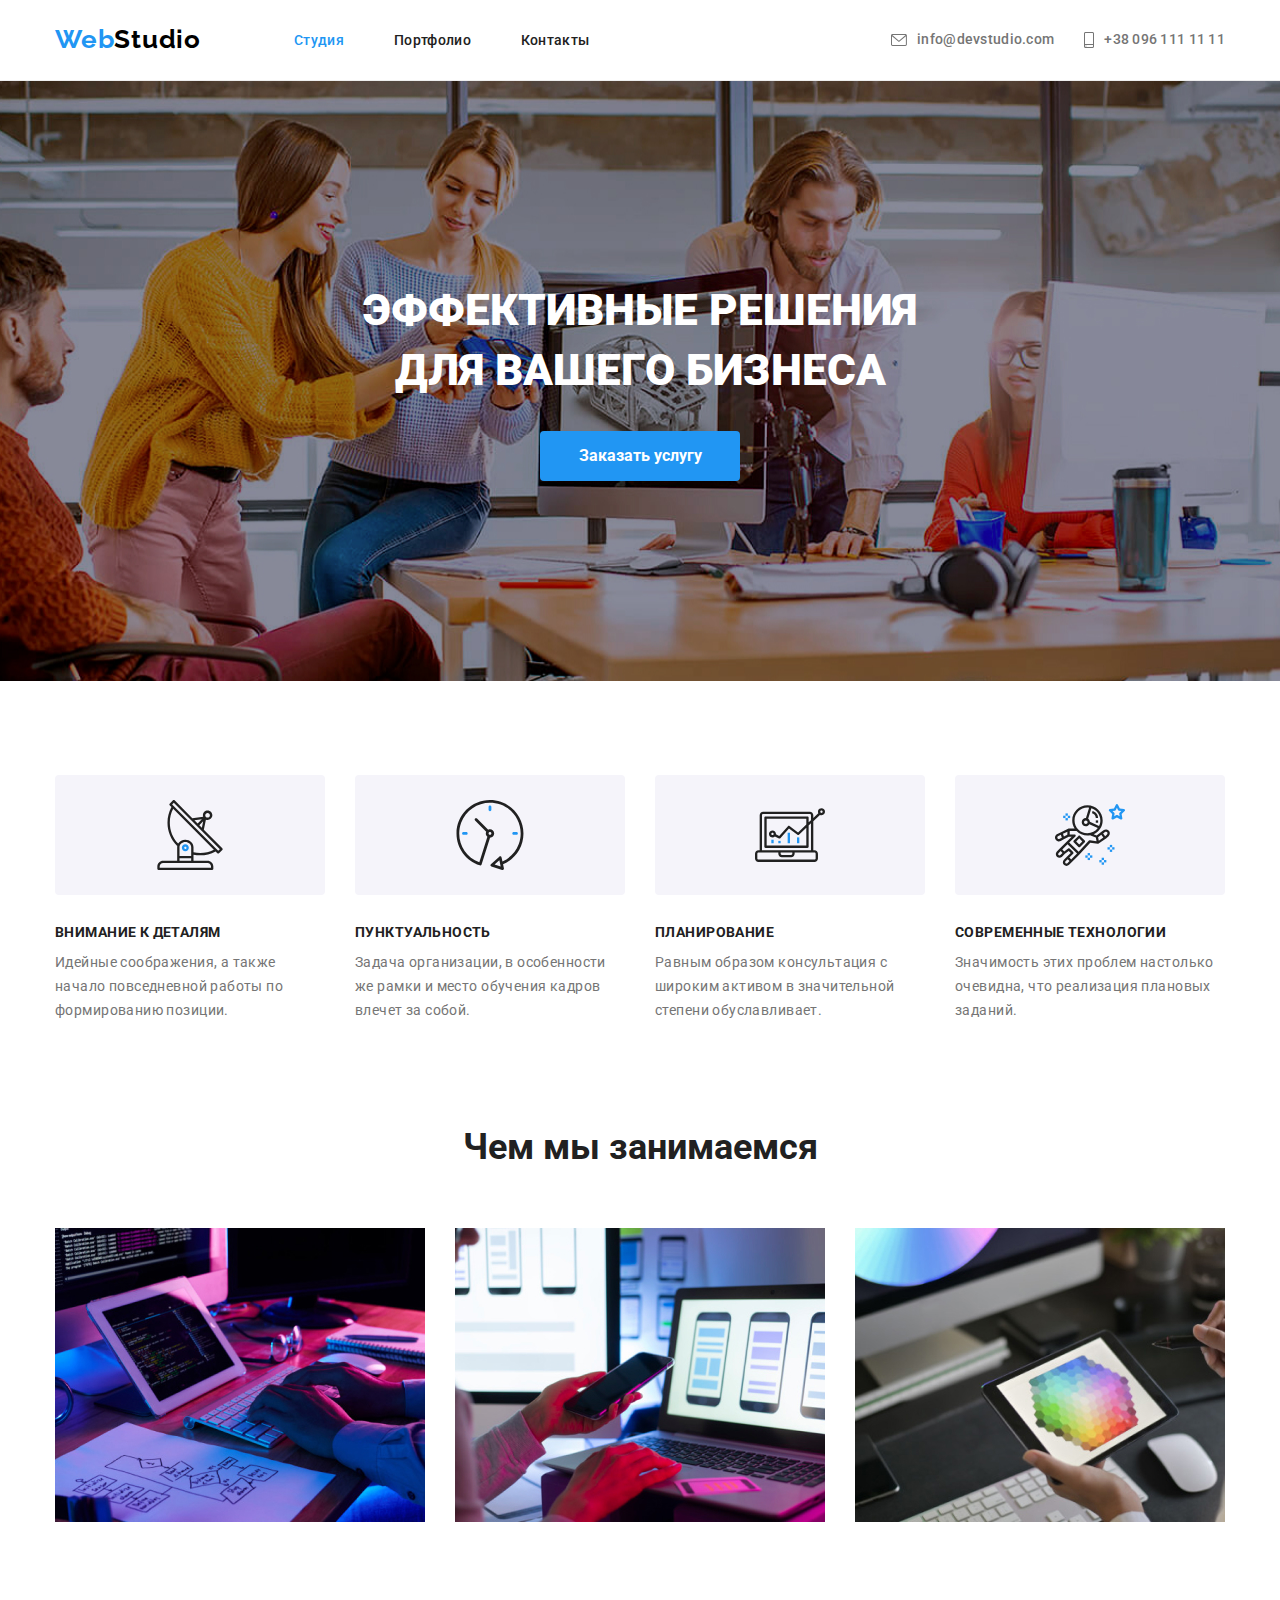
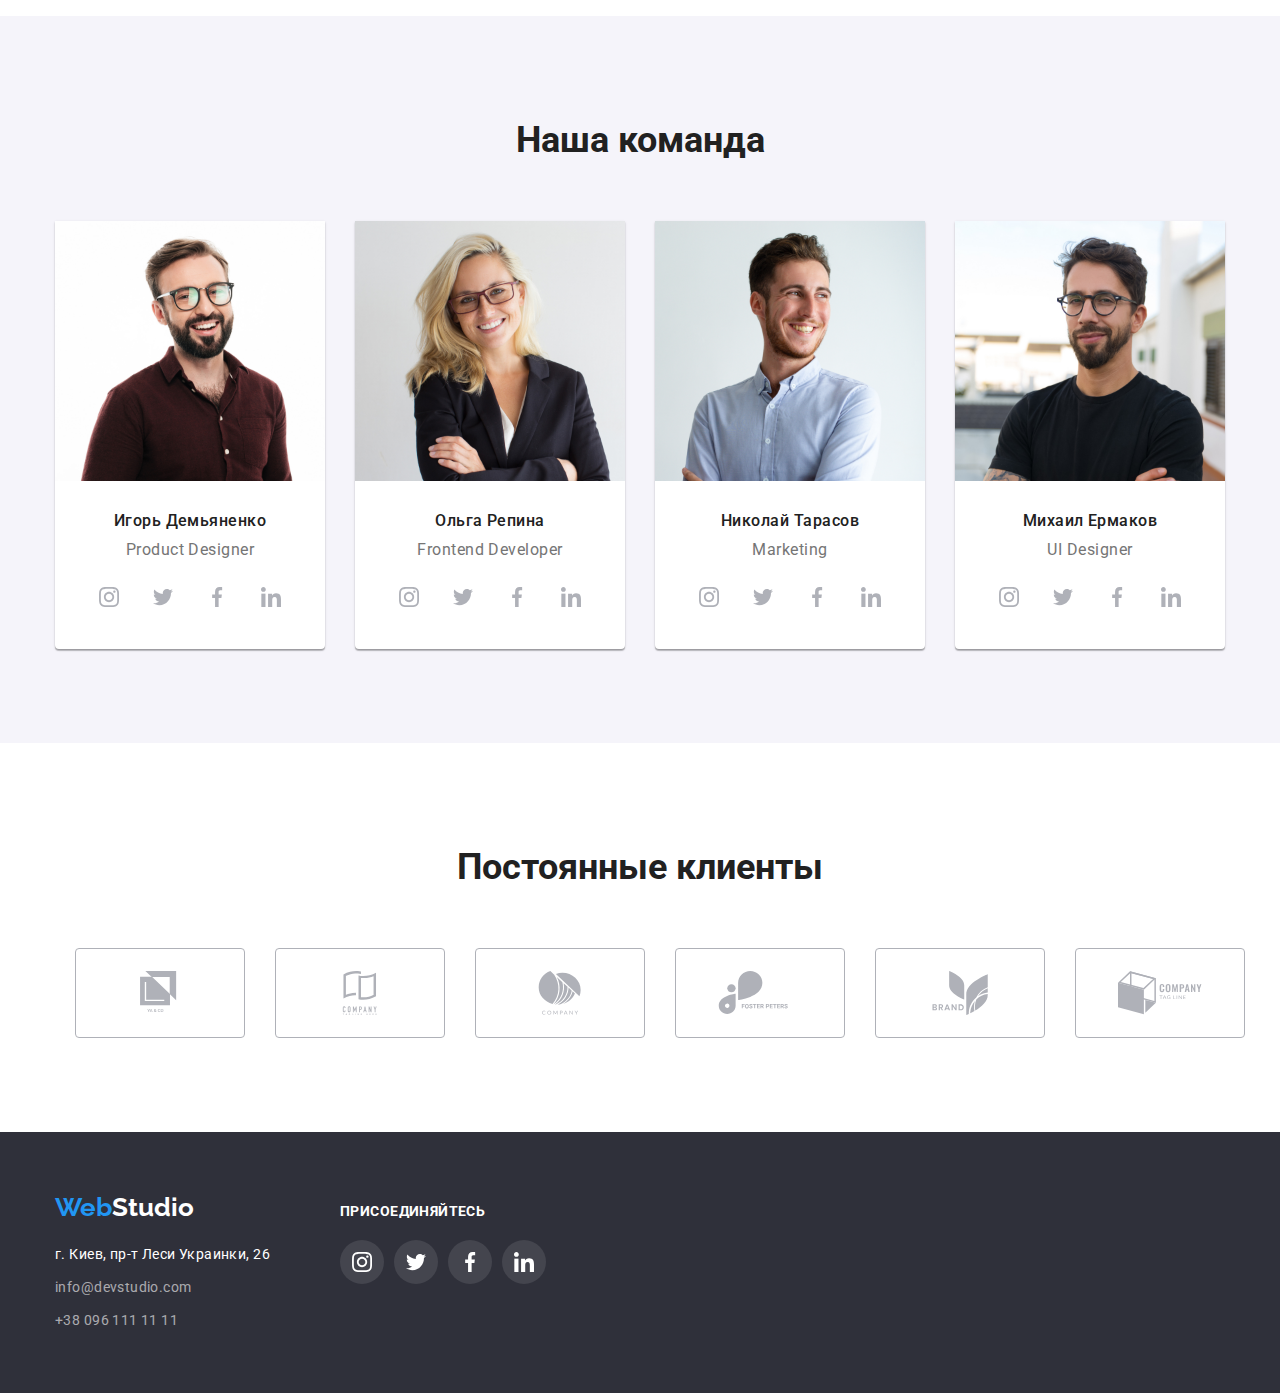
<file: index.html>
<!DOCTYPE html>
<html lang="ru">
  <head>
    <meta charset="UTF-8" />
    <meta name="viewport" content="width=device-width, initial-scale=1.0" />
    <!-- Подключние стилей-->

    <title>Document</title>
    <link rel="preconnect" href="https://fonts.gstatic.com" />
    <link
      href="https://fonts.googleapis.com/css2?family=Raleway:wght@700&family=Roboto:wght@400;500;700;900&display=swap"
      rel="stylesheet"
    />
    <!--modern-normalize-->
    <link
      rel="stylesheet"
      href="https://cdnjs.cloudflare.com/ajax/libs/modern-normalize/1.0.0/modern-normalize.min.css"
    />
    <link rel="stylesheet" href="./style.css" />
  </head>

  <body>
    <!--Шапка сайта-->

    <header class="page-header">
      <div class="container">
        <nav class="container-item">
          <a class="first-link" href="./index.html">
            <span class="blue-logo">Web</span>Studio</a
          >
          <ul class="main-nav">
            <li>
              <a class="studia current" href="./index.html">Студия</a>
            </li>
            <li>
              <a class="portfolio" href="./portfolio.html">Портфолио</a>
            </li>
            <li><a class="contacts-page" href="#">Контакты</a></li>
          </ul>
        </nav>
        <address class="contacts">
          <ul class="main-adress">
            <li class="item">
              <a class="mail" href="mailto:info@devstudio.com">
                <svg class="mail-icon">
                  <use href="./images/icons/sprite.svg#envelope"></use>
                </svg>
                info@devstudio.com
              </a>
            </li>
            <li class="item">
              <a class="tel" href="tel:+380961111111">
                <svg class="tel-icon">
                  <use href="./images/icons/sprite.svg#smartphone"></use>
                </svg>
                +38 096 111 11 11</a
              >
            </li>
          </ul>
        </address>
      </div>
    </header>

    <main>
      <!--Герой-->

      <section class="hero">
        <h1 class="hero-title">
          ЭФФЕКТИВНЫЕ РЕШЕНИЯ <br />
          ДЛЯ ВАШЕГО БИЗНЕСА
        </h1>
        <a class="button-order" href="#">Заказать услугу</a>
      </section>

      <!--Преимущества-->

      <section class="qualities">
        <div class="container">
          <ul class="advantages-list">
            <li class="item">
              <div class="thumb">
                <svg class="icon">
                  <use href="./images/icons/sprite.svg#antenna"></use>
                </svg>
              </div>
              <h3 class="advantages">Внимание к деталям</h3>
              <p class="description">
                Идейные соображения, а также начало повседневной работы по
                формированию позиции.
              </p>
            </li>
            <li class="item">
              <div class="thumb">
                <svg class="icon">
                  <use href="./images/icons/sprite.svg#clock"></use>
                </svg>
              </div>
              <h3 class="advantages">Пунктуальность</h3>
              <p class="description">
                Задача организации, в особенности же рамки и место обучения
                кадров влечет за собой.
              </p>
            </li>
            <li class="item">
              <div class="thumb">
                <svg class="icon">
                  <use href="./images/icons/sprite.svg#diagram"></use>
                </svg>
              </div>
              <h3 class="advantages">Планирование</h3>
              <p class="description">
                Равным образом консультация с широким активом в значительной
                степени обуславливает.
              </p>
            </li>
            <li class="item">
              <div class="thumb">
                <svg class="icon">
                  <use href="./images/icons/sprite.svg#astronaut"></use>
                </svg>
              </div>
              <h3 class="advantages">Современные технологии</h3>
              <p class="description">
                Значимость этих проблем настолько очевидна, что реализация
                плановых заданий.
              </p>
            </li>
          </ul>
        </div>
      </section>

      <!--Чем мы занимаемся-->

      <section class="business">
        <div class="container">
          <h2 class="section-title">Чем мы занимаемся</h2>
          <ul class="items-do">
            <li class="do-list">
              <img src="./images/img1.jpg" alt="" width="370" height="294" />
            </li>
            <li class="do-list">
              <img src="./images/img2.jpg" alt="" width="370" height="294" />
            </li>
            <li class="do-list">
              <img src="./images/img3.jpg" alt="" width="370" height="294" />
            </li>
          </ul>
        </div>
      </section>

      <!--Наша команда-->

      <section class="our-team">
        <div class="container">
          <h2 class="section-title">Наша команда</h2>
          <ul class="team-list">
            <li class="person">
              <img src="./images/photo1.jpg" alt="" width="270" />
              <div class="person-data">
                <h3 class="team">Игорь Демьяненко</h3>
                <p class="position">Product Designer</p>
              </div>
              <ul class="social-list">
                <li class="link">
                  <a class="social-link" href="#">
                    <svg class="icon">
                      <use href="./images/icons/sprite.svg#instagram"></use>
                    </svg>
                  </a>
                </li>
                <li class="link">
                  <a class="social-link" href="#">
                    <svg class="icon">
                      <use href="./images/icons/sprite.svg#twitter"></use>
                    </svg>
                  </a>
                </li>
                <li class="link">
                  <a class="social-link" href="#">
                    <svg class="icon">
                      <use href="./images/icons/sprite.svg#facebook"></use>
                    </svg>
                  </a>
                </li>
                <li class="link">
                  <a class="social-link" href="#">
                    <svg class="icon">
                      <use href="./images/icons/sprite.svg#linkedin"></use>
                    </svg>
                  </a>
                </li>
              </ul>
            </li>
            <li class="person">
              <img src="./images/photo2.jpg" alt="" width="270" />
              <div class="person-data">
                <h3 class="team">Ольга Репина</h3>
                <p class="position">Frontend Developer</p>
              </div>
              <ul class="social-list">
                <li class="link">
                  <a class="social-link" href="#">
                    <svg class="icon">
                      <use href="./images/icons/sprite.svg#instagram"></use>
                    </svg>
                  </a>
                </li>
                <li class="link">
                  <a class="social-link" href="#">
                    <svg class="icon">
                      <use href="./images/icons/sprite.svg#twitter"></use>
                    </svg>
                  </a>
                </li>
                <li class="link">
                  <a class="social-link" href="#">
                    <svg class="icon">
                      <use href="./images/icons/sprite.svg#facebook"></use>
                    </svg>
                  </a>
                </li>
                <li class="link">
                  <a class="social-link" href="#">
                    <svg class="icon">
                      <use href="./images/icons/sprite.svg#linkedin"></use>
                    </svg>
                  </a>
                </li>
              </ul>
            </li>
            <li class="person">
              <img src="./images/photo3.jpg" alt="" width="270" />
              <div class="person-data">
                <h3 class="team">Николай Тарасов</h3>
                <p class="position">Marketing</p>
              </div>
              <ul class="social-list">
                <li class="link">
                  <a class="social-link" href="#">
                    <svg class="icon">
                      <use href="./images/icons/sprite.svg#instagram"></use>
                    </svg>
                  </a>
                </li>
                <li class="link">
                  <a class="social-link" href="#">
                    <svg class="icon">
                      <use href="./images/icons/sprite.svg#twitter"></use>
                    </svg>
                  </a>
                </li>
                <li class="link">
                  <a class="social-link" href="#">
                    <svg class="icon">
                      <use href="./images/icons/sprite.svg#facebook"></use>
                    </svg>
                  </a>
                </li>
                <li class="link">
                  <a class="social-link" href="#">
                    <svg class="icon">
                      <use href="./images/icons/sprite.svg#linkedin"></use>
                    </svg>
                  </a>
                </li>
              </ul>
            </li>
            <li class="person">
              <img src="./images/photo4.jpg" alt="" width="270" />
              <div class="person-data">
                <h3 class="team">Михаил Ермаков</h3>
                <p class="position">UI Designer</p>
              </div>
              <ul class="social-list">
                <li class="link">
                  <a class="social-link" href="#">
                    <svg class="icon">
                      <use href="./images/icons/sprite.svg#instagram"></use>
                    </svg>
                  </a>
                </li>
                <li class="link">
                  <a class="social-link" href="#">
                    <svg class="icon">
                      <use href="./images/icons/sprite.svg#twitter"></use>
                    </svg>
                  </a>
                </li>
                <li class="link">
                  <a class="social-link" href="#">
                    <svg class="icon">
                      <use href="./images/icons/sprite.svg#facebook"></use>
                    </svg>
                  </a>
                </li>
                <li class="link">
                  <a class="social-link" href="#">
                    <svg class="icon">
                      <use href="./images/icons/sprite.svg#linkedin"></use>
                    </svg>
                  </a>
                </li>
              </ul>
            </li>
          </ul>
        </div>
      </section>

      <!--Постоянные клиенты-->
      <section class="clients-section">
        <h2 class="section-title">Постоянные клиенты</h2>
        <ul class="clients-list">
          <li class="clients-item">
            <a class="link-icon" href="#">
              <svg class="icon">
                <use href="./images/icons/sprite.svg#logo-1"></use>
              </svg>
            </a>
          </li>
          <li class="clients-item">
            <a class="link-icon" href="#">
              <svg class="icon">
                <use href="./images/icons/sprite.svg#logo-2"></use>
              </svg>
            </a>
          </li>
          <li class="clients-item">
            <a class="link-icon" href="#">
              <svg class="icon">
                <use href="./images/icons/sprite.svg#logo-3"></use>
              </svg>
            </a>
          </li>
          <li class="clients-item">
            <a class="link-icon" href="#">
              <svg class="icon">
                <use href="./images/icons/sprite.svg#logo-4"></use>
              </svg>
            </a>
          </li>
          <li class="clients-item">
            <a class="link-icon" href="#">
              <svg class="icon">
                <use href="./images/icons/sprite.svg#logo-5"></use>
              </svg>
            </a>
          </li>
          <li class="clients-item">
            <a class="link-icon" href="#">
              <svg class="icon">
                <use href="./images/icons/sprite.svg#logo-6"></use>
              </svg>
            </a>
          </li>
        </ul>
      </section>
    </main>

    <!--Футер-->

    <footer>
      <div class="footer">
        <div class="container">
          <div class="information">
            <a class="first-link-footer" href="./index.html">
              <span class="blue-logo">Web</span
              ><span class="white-logo">Studio</span>
            </a>
            <address>
              <ul class="adress-items">
                <li class="adress-list">
                  <a class="adress" href="#">г. Киев, пр-т Леси Украинки, 26</a>
                </li>
                <li class="adress-list">
                  <a class="mail-footer" href="mailto:info@devstudio.com"
                    >info@devstudio.com</a
                  >
                </li>
                <li>
                  <a class="tel-footer" href="tel:+380961111111"
                    >+38 096 111 11 11</a
                  >
                </li>
              </ul>
            </address>
          </div>
          <div class="social">
            <b class="invite">присоединяйтесь</b>
            <ul class="socialmedia-footer">
              <li class="social-link">
                <a class="icon-instagram-footer" href="">
                  <svg class="item-instagram" width="20" height="20">
                    <use href="./images/icons/sprite.svg#instagram"></use>
                  </svg>
                </a>
              </li>
              <li class="social-link">
                <a class="icon-twitter-footer" href="">
                  <svg class="item-twitter" width="20" height="20">
                    <use href="./images/icons/sprite.svg#twitter"></use>
                  </svg>
                </a>
              </li>
              <li class="social-link">
                <a class="icon-facebook-footer" href="">
                  <svg class="item-facebook" width="20" height="20">
                    <use href="./images/icons/sprite.svg#facebook"></use>
                  </svg>
                </a>
              </li>
              <li class="social-link">
                <a class="icon-linkedin2-footer" href="">
                  <svg class="item-linkedin2" width="20" height="20">
                    <use href="./images/icons/sprite.svg#linkedin"></use>
                  </svg>
                </a>
              </li>
            </ul>
          </div>
        </div>
      </div>
    </footer>
  </body>
</html>
</file>
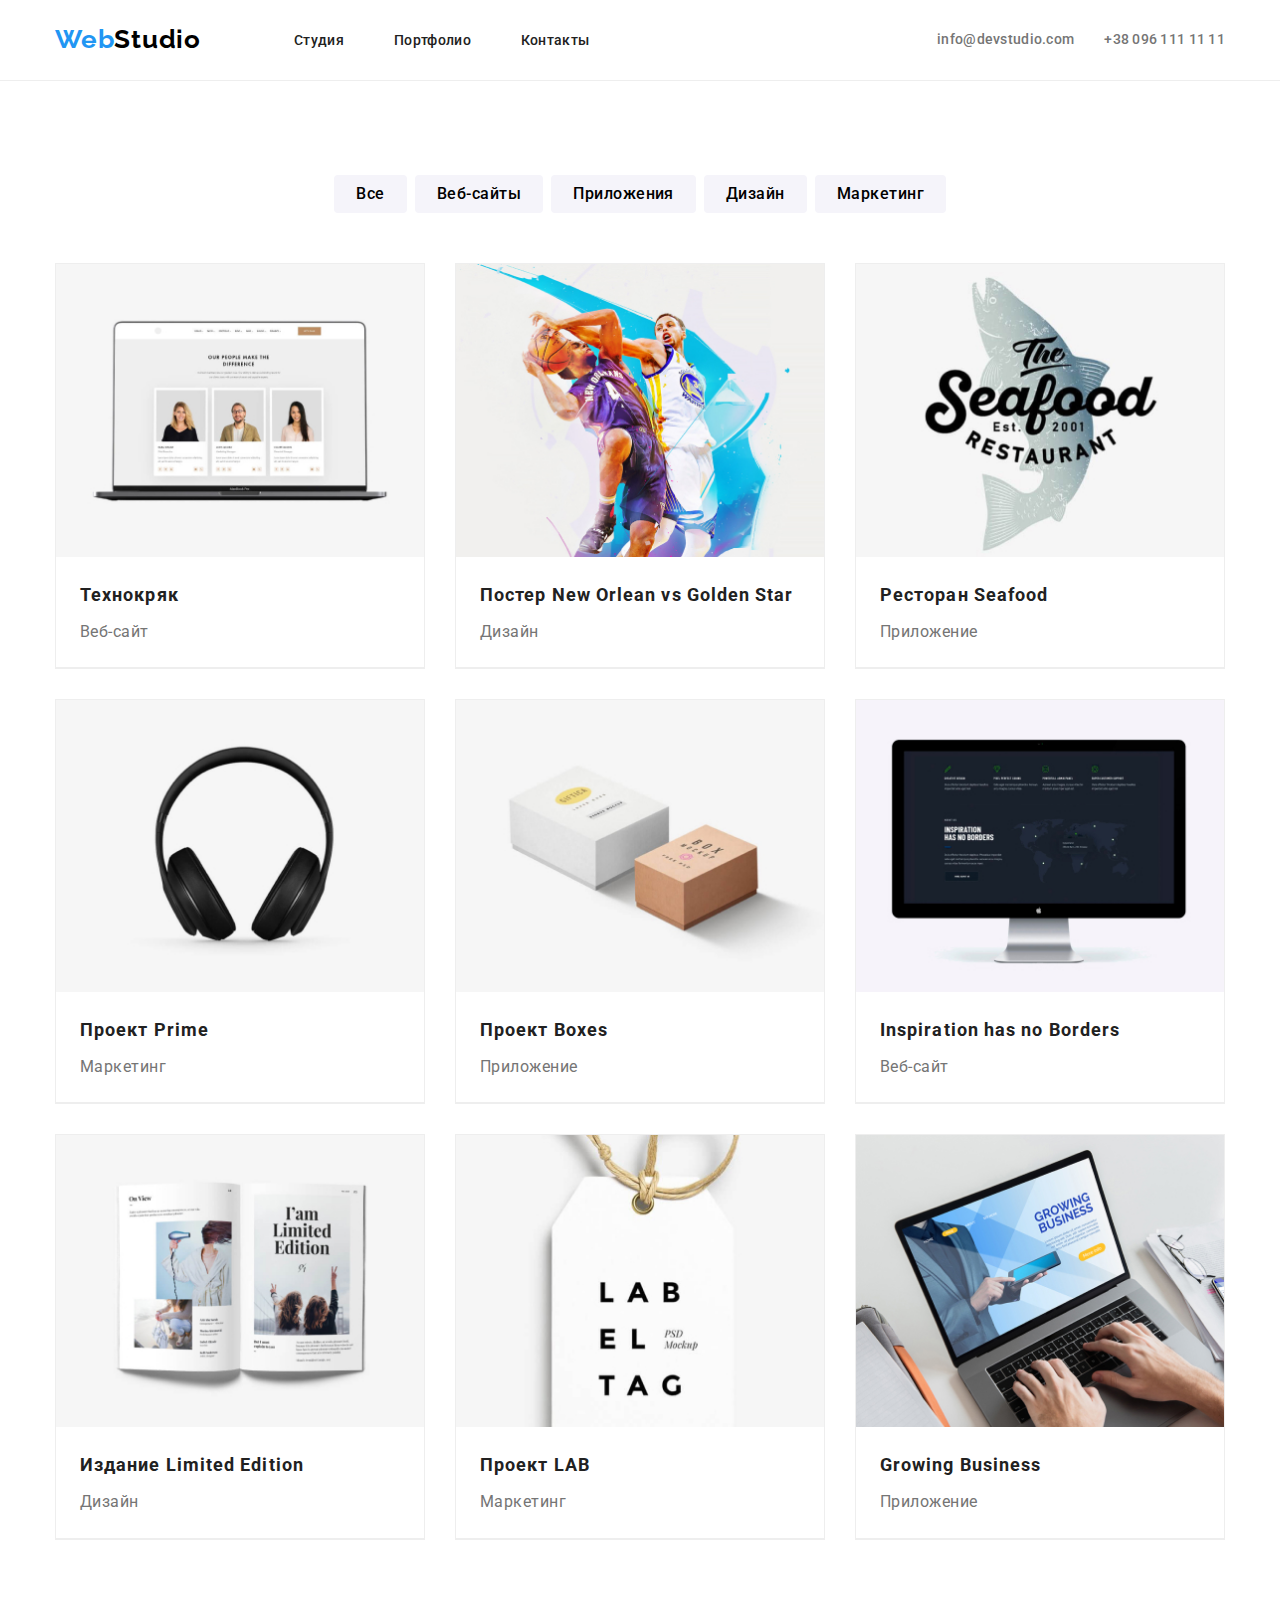
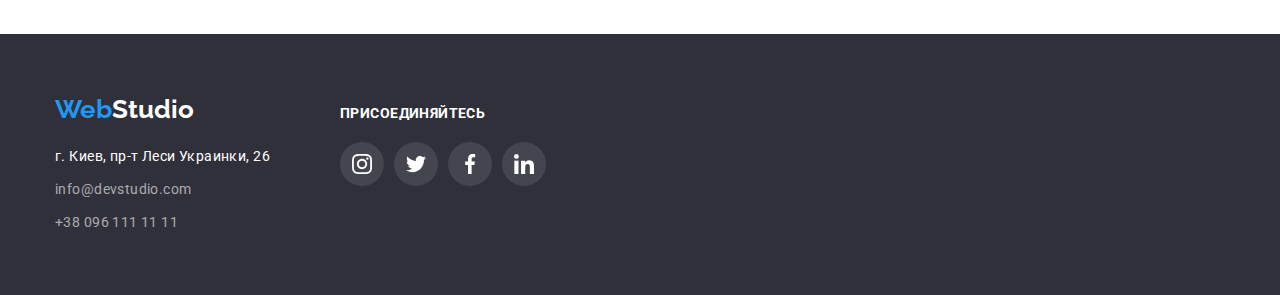
<file: portfolio.html>
<!DOCTYPE html>
<html lang="ru">
  <head>
    <meta charset="UTF-8" />
    <meta name="viewport" content="width=device-width, initial-scale=1.0" />
    <!-- Подключние стилей-->
    <link rel="stylesheet" href="./style.css" />
    <title>Document</title>
    <link rel="preconnect" href="https://fonts.gstatic.com" />
    <link
      href="https://fonts.googleapis.com/css2?family=Raleway:wght@700&family=Roboto:wght@400;500;700;900&display=swap"
      rel="stylesheet"
    />
  </head>
  <body>
    <!--Шапка сайта-->
    <header class="page-header">
      <div class="container">
        <nav class="container-item">
          <a class="first-link" href="./index.html">
            <span class="blue-logo">Web</span>Studio</a
          >
          <ul class="main-nav">
            <li>
              <a class="studia" href="./index.html">Студия</a>
            </li>
            <li>
              <a class="portfolio current" href="./portfolio.html">Портфолио</a>
            </li>
            <li><a class="contacts-page" href="#">Контакты</a></li>
          </ul>
        </nav>
        <address class="contacts">
          <ul class="main-adress">
            <li class="item">
              <a class="mail" href="mailto:info@devstudio.com"
                >info@devstudio.com</a
              >
            </li>
            <li class="item">
              <a class="tel" href="tel:+380961111111">+38 096 111 11 11</a>
            </li>
          </ul>
        </address>
      </div>
    </header>

    <main>
      <section class="portfolio-buttons">
        <!--Нужно скрыть h1-->
        <h1 class="portfolio-title">Портфолио</h1>
        <div class="container">
          <ul class="button">
            <li class="button-items">
              <button type="button">Все</button>
            </li>
            <li class="button-items">
              <button type="button">Веб-сайты</button>
            </li>
            <li class="button-items">
              <button type="button">Приложения</button>
            </li>
            <li class="button-items">
              <button type="button">Дизайн</button>
            </li>
            <li class="button-items">
              <button type="button">Маркетинг</button>
            </li>
          </ul>

          <ul class="portfolio-list">
            <li class="portfolio-items">
              <a class="portfolio-link" href="">
                <img
                  class="portfolio-img"
                  src="./images/technokriak.jpg"
                  alt="Технокряк"
                  width="370"
                  height="294"
                />
                <div class="content-border">
                  <h2 class="content-title">Технокряк</h2>
                  <p class="content">Веб-сайт</p>
                </div>
              </a>
            </li>
            <li class="portfolio-items">
              <a href="">
                <img
                  class="portfolio-img"
                  src="./images/poster-new-orlean.jpg"
                  alt="Баскетбольный постер"
                  width="370"
                  height="294"
                />
                <div class="content-border">
                  <h2 class="content-title">
                    Постер New Orlean vs Golden Star
                  </h2>
                  <p class="content">Дизайн</p>
                </div>
              </a>
            </li>
            <li class="portfolio-items">
              <a href="">
                <img
                  class="portfolio-img"
                  src="./images/seafood.jpg"
                  alt="Ресторан"
                  width="370"
                  height="294"
                />
                <div class="content-border">
                  <h2 class="content-title">Ресторан Seafood</h2>
                  <p class="content">Приложение</p>
                </div>
              </a>
            </li>
            <li class="portfolio-items">
              <a href="">
                <img
                  class="portfolio-img"
                  src="./images/prime.jpg"
                  alt="Проект прайм"
                  width="370"
                  height="294"
                />
                <div class="content-border">
                  <h2 class="content-title">Проект Prime</h2>
                  <p class="content">Маркетинг</p>
                </div>
              </a>
            </li>
            <li class="portfolio-items">
              <a href="">
                <img
                  class="portfolio-img"
                  src="./images/boxes.jpg"
                  alt="Проект коробок"
                  width="370"
                  height="294"
                />
                <div class="content-border">
                  <h2 class="content-title">Проект Boxes</h2>
                  <p class="content">Приложение</p>
                </div>
              </a>
            </li>
            <li class="portfolio-items">
              <a href="">
                <img
                  class="portfolio-img"
                  src="./images/inspiration.jpg"
                  alt="Вдохновение"
                  width="370"
                  height="294"
                />
                <div class="content-border">
                  <h2 class="content-title">Inspiration has no Borders</h2>
                  <p class="content">Веб-сайт</p>
                </div>
              </a>
            </li>
            <li class="portfolio-items">
              <a href="">
                <img
                  class="portfolio-img"
                  src="./images/limited-edition.jpg"
                  alt="Издание"
                  width="370"
                  height="294"
                />
                <div class="content-border">
                  <h2 class="content-title">Издание Limited Edition</h2>
                  <p class="content">Дизайн</p>
                </div>
              </a>
            </li>
            <li class="portfolio-items">
              <a href="">
                <img
                  class="portfolio-img"
                  src="./images/lab.jpg"
                  alt="Проект Лаб"
                  width="370"
                  height="294"
                />
                <div class="content-border">
                  <h2 class="content-title">Проект LAB</h2>
                  <p class="content">Маркетинг</p>
                </div>
              </a>
            </li>
            <li class="portfolio-items">
              <a href="">
                <img
                  class="portfolio-img"
                  src="./images/growing-business.jpg"
                  alt="Бизнесс"
                  width="370"
                  height="294"
                />
                <div class="content-border">
                  <h2 class="content-title">Growing Business</h2>
                  <p class="content">Приложение</p>
                </div>
              </a>
            </li>
          </ul>
        </div>
      </section>
    </main>
    <!--Футер-->
    <footer>
      <div class="footer">
        <div class="container">
          <div class="information">
            <a class="first-link-footer" href="./index.html">
              <span class="blue-logo">Web</span
              ><span class="white-logo">Studio</span>
            </a>
            <address>
              <ul class="adress-items">
                <li class="adress-list">
                  <a class="adress" href="#">г. Киев, пр-т Леси Украинки, 26</a>
                </li>
                <li class="adress-list">
                  <a class="mail-footer" href="mailto:info@devstudio.com"
                    >info@devstudio.com</a
                  >
                </li>
                <li>
                  <a class="tel-footer" href="tel:+380961111111"
                    >+38 096 111 11 11</a
                  >
                </li>
              </ul>
            </address>
          </div>
          <div class="social">
            <b class="invite">присоединяйтесь</b>
            <ul class="socialmedia-footer">
              <li class="social-link">
                <a class="icon-instagram-footer" href="">
                  <svg class="item-instagram" width="20" height="20">
                    <use href="./images/icons/sprite.svg#instagram"></use>
                  </svg>
                </a>
              </li>
              <li class="social-link">
                <a class="icon-twitter-footer" href="">
                  <svg class="item-twitter" width="20" height="20">
                    <use href="./images/icons/sprite.svg#twitter"></use>
                  </svg>
                </a>
              </li>
              <li class="social-link">
                <a class="icon-facebook-footer" href="">
                  <svg class="item-facebook" width="20" height="20">
                    <use href="./images/icons/sprite.svg#facebook"></use>
                  </svg>
                </a>
              </li>
              <li class="social-link">
                <a class="icon-linkedin2-footer" href="">
                  <svg class="item-linkedin2" width="20" height="20">
                    <use href="./images/icons/sprite.svg#linkedin"></use>
                  </svg>
                </a>
              </li>
            </ul>
          </div>
        </div>
      </div>
    </footer>
      </div>
    </div>
  </body>
</html>
</file>
<file: style.css>
html {
  box-sizing: border-box;
}

*,
*::before,
*::after {
  box-sizing: border-box;
}

/*первичный цвет белого ffffff
первичный цвет текста  212121
вторичный цвет текста 757575
1170......1200
gutter 30px....otstup 15px
*/

:root {
  --primary-white-color: #ffffff;
  --primery-text-color: #212121;
  --secondary-text-color: #757575;
  --secondary-bcg-color: #2196f3;
  --footer-text-color: rgba(255, 255, 255, 0.6);
  --footer-hero-bcg-color: #2f303a;
  --bcg-outteam-button-color: #f5f4fa;
}

body {
  margin: 0;
  background-color: var(--primary-white-color);
  color: var(--primery-text-color);

  font-family: Roboto, sans-serif;
}

ul {
  list-style: none;
  margin-top: 0;
  margin-bottom: 0;
}

a {
  text-decoration: none;
}

img {
  display: block;
  max-width: 100%;
  height: auto;
}

/*HEADER*/
.page-header {
  border-bottom-width: 1px;
  border-bottom-style: solid;
  border-bottom-color: #eeeeee;
  box-sizing: border-box;
}

.container {
  display: block;
  margin: auto;
  padding-left: 15px;
  padding-right: 15px;

  width: 1200px;
}

header .container {
  display: flex;
  justify-content: space-between;
  align-items: center;
}

.page-header {
  display: block;
}

.container-item {
  display: flex;
  justify-content: center;
  align-items: center;
}

.contacts {
  display: block;
}

.main-adress {
  display: flex;
  padding-left: 0;
}

.main-adress .item + .item {
  margin-left: 30px;
}

.main-nav {
  display: flex;
  justify-content: space-between;
  align-items: center;
  padding-left: 0;
  margin-top: 0;
  margin-bottom: 0;
  margin-left: 93px;

  letter-spacing: 0.02em;
}
.main-nav .studia,
.main-nav .portfolio,
.main-nav .contacts-page {
  display: block;
  padding-top: 32px;
  padding-bottom: 32px;
}

/*
.main-nav li {
  margin-right: 50px;
}

.main-nav li:last-child {
  margin-right: 0;
}*/

.main-nav li + li {
  margin-left: 50px;
}

/*logo*/
.container-item .first-link {
  display: block;
  color: #000000;
  padding-top: 24px;
  padding-bottom: 25px;

  font-family: Raleway, sans-serif;
  font-weight: 700;
  font-size: 26px;
  line-height: 1.2;
  letter-spacing: 0.03em;
}

.white-logo {
  color: var(--primary-white-color);

  font-family: Raleway;
  font-style: normal;
  font-size: 26px;
  line-height: 1.17;
  font-weight: 700;
}

.blue-logo {
  color: var(--secondary-bcg-color);

  font-family: Raleway, sans-serif;
  font-weight: 700;
  font-size: 26px;
  line-height: 1.2;
}

/*navigation*/

.studia,
.portfolio,
.contacts-page {
  color: var(--primery-text-color);

  text-decoration: none;
  font-weight: 500;
  font-size: 14px;
  line-height: 16px;
}

.studia {
  text-decoration: none;
}

.mail,
.tel {
  display: flex;
  justify-content: center;
  align-items: center;
  color: var(--secondary-text-color);
  height: 16px;
  font-style: normal;
  font-weight: 500;
  font-size: 14px;
  line-height: 1.14;
  text-decoration: none;
  letter-spacing: 0.02em;
}

.mail-icon {
  width: 16px;
  height: 12px;
  margin-right: 10px;
  fill: currentColor;
}

.tel-icon {
  width: 10px;
  height: 16px;
  margin-right: 10px;
  fill: currentColor;
}

.mail:hover,
.tel:hover,
.studia:hover,
.portfolio:hover,
.contacts-page:hover,
.studia:active,
.portfolio:active,
.contacts-page:active,
.main-nav .studia.current,
.main-nav .portfolio.current .mail-icon:hover .tel-icon:hover,
.mail-icon:hover,
.tel-icon:hover {
  color: var(--title-text-color);
  color: var(--secondary-bcg-color);
}

/*HERO*/

.hero {
  padding-top: 200px;
  padding-bottom: 200px;
  background-image: linear-gradient(
    to right,
    rgba(47, 48, 58, 0.4),
    rgba(47, 48, 58, 0.4)
  );
  background-image: url('./images/hero_bg.jpg');
  background-repeat: no-repeat;
  background-position: center;
  height: 600;
  width: 1600;
  background-color: var(--footer-hero-bcg-color);
  text-align: center;
}

.hero-title {
  margin-top: 0px;
  margin-bottom: 30px;

  color: var(--primary-white-color);

  font-weight: 900;
  font-size: 44px;
  line-height: 1.36;
}

.button-order {
  background-color: var(--secondary-bcg-color);
  color: var(--primary-white-color);
  display: inline-block;

  padding: 10px 32px;
  width: 200px;
  height: 50px;
  border-radius: 4px;
  font-weight: 700;
  font-size: 16px;
  line-height: 1.87;
  align-items: center;
  text-decoration: none;
}

/*Название секции + содержимое*/
.section-title {
  display: block;
  margin-top: 0;
  margin-bottom: 50px;
  font-weight: 700;
  font-size: 36px;
  line-height: 1.7;
  text-align: center;
}

/*Преимущества*/
.qualities {
  padding-bottom: 94px;
  padding-top: 94px;
}

.advantages-list {
  display: flex;

  padding-left: 0;
}

.advantages {
  display: block;
  margin-bottom: 10px;
  margin-top: 0;

  font-weight: 700;
  font-size: 14px;
  line-height: 1.14;
  letter-spacing: 0.03em;
  text-transform: uppercase;
}

.item p {
  margin-top: 0;
  margin-bottom: 0;
}

.description {
  color: var(--secondary-text-color);

  font-size: 14px;
  line-height: 1.71;
  letter-spacing: 0.03em;
}

.advantages-list .item {
  width: 270px;
}

.advantages-list .item + .item {
  margin-left: 30px;
}

.item .thumb {
  display: flex;
  width: 270px;
  height: 120px;
  background: #f5f4fa;
  border-radius: 4px;
  margin-bottom: 30px;
}

.item .thumb .icon {
  width: 70px;
  height: 70px;
  margin: auto;
}

/*Чем мы занимаемся*/

.business {
  display: block;
  padding-bottom: 94px;
}

.items-do {
  display: flex;
  padding-left: 0;
  margin-bottom: 0;
  margin-top: 0;
}

.items-do .do-list + .do-list {
  margin-left: 30px;
}

/*наша команда*/

.our-team {
  padding-top: 94px;
  padding-bottom: 94px;
  background-color: var(--bcg-outteam-button-color);
}

.our-team h2 {
  display: block;
}

.team-list {
  display: flex;
  padding-left: 0;
  margin-bottom: 0;
}

.team-list .person + .person {
  margin-left: 30px;
}

.person {
  background: #ffffff;
  width: 270px;
  box-shadow: 0px 1px 3px rgba(0, 0, 0, 0.12), 0px 1px 1px rgba(0, 0, 0, 0.14),
    0px 2px 1px rgba(0, 0, 0, 0.2);
  border-radius: 0px 0px 4px 4px;
}

.team {
  display: block;
  margin-bottom: 0;
  margin-top: 0;

  font-weight: 500;
  font-size: 16px;
  line-height: 1.19;
  letter-spacing: 0.03em;
}

.person-data {
  display: block;
  margin-top: 30px;
  margin-bottom: 16px;
  text-align: center;
}

.position {
  display: block;
  margin-bottom: 0;
  margin-top: 10px;
  color: var(--secondary-text-color);
  font-size: 16px;
  line-height: 1.19;
  letter-spacing: 0.03em;
}

/* .link {
  display: flex;
  align-items: center;
  justify-content: center;
  width: 44px;
  height: 44px;
  border-radius: 50px;
} */

.social-link {
  display: flex;
  justify-content: center;
  align-items: center;
  padding: 0;
  margin: 0;
  fill: #afb1b8;
  height: 44px;
  width: 44px;
  border-radius: 50%;
  background-repeat: no-repeat;
  background-position: center;
  background-size: cover;
}

.link:not(:last-child) {
  margin-right: 10px;
}

.social-list {
  display: flex;
  align-items: center;
  height: 44px;
  margin: 0px 32px 30px 32px;
  padding: 0px;
}

.social-list .link .icon {
  width: 20px;
  height: 20px;
}

.social-link:hover,
.social-link:focus {
  background-color: var(--secondary-bcg-color);
  fill: #ffffff;
}

/* CLIENTS */
.clients-section {
  margin-top: 94px;
  margin-bottom: 94px;
}

.clients-list {
  display: flex;
  justify-content: center;
  align-items: center;
}

.link-icon {
  display: flex;
  justify-content: center;
  align-items: center;
  width: 170px;
  height: 90px;
  border: 1px solid #afb1b8;
  box-sizing: border-box;
  border-radius: 4px;
  fill: #afb1b8;
}

.link-icon:hover,
.link-icon:focus {
  border: 1px solid var(--secondary-bcg-color);
  fill: var(--secondary-bcg-color);
}

.icon {
  width: 50%;
  height: 50%;
}

.clients-item:not(:last-child) {
  margin-right: 30px;
}

/*FOOTER*/

.footer {
  display: flex;

  align-items: center;
  padding-left: 15px;
  padding-right: 15px;
  padding-bottom: 60px;
  padding-top: 60px;
}

.adress {
  display: block;
  margin-bottom: 9px;

  color: var(--primary-white-color);
  font-style: normal;
  font-size: 14px;
  line-height: 1.71;
  text-decoration: none;
  letter-spacing: 0.03em;
}

.adress-items {
  display: block;

  margin-top: 0;
  margin-bottom: 0;
  padding-left: 0;
}

.adress-list {
  margin-bottom: 9px;
}

.first-link-footer {
  display: block;
  margin-bottom: 20px;
}

.blue-logo,
.white-logo {
  margin-bottom: 60px;
}

.mail-footer,
.tel-footer {
  display: block;

  color: var(--footer-text-color);

  font-weight: normal;
  font-style: normal;
  font-size: 14px;
  line-height: 1.71;
  letter-spacing: 0.03em;
}

.footer {
  background-color: var(--footer-hero-bcg-color);
}

.footer > .container {
  display: flex;

  align-items: baseline;
  padding-left: 15px;
  padding-right: 15px;

  background-color: var(--footer-hero-bcg-color);
}

.social {
  margin-left: 70px;
}

.information {
  display: block;
}

.invite {
  display: inline-block;

  margin-bottom: 20px;

  font-family: Roboto;
  font-weight: 700;
  font-size: 14px;
  line-height: 1.14;
  letter-spacing: 0.03em;
  text-transform: uppercase;
  color: #ffffff;
}

.socialmedia-footer {
  display: flex;
  margin: 0;
  padding: 0;
}

.icon-instagram-footer,
.icon-twitter-footer,
.icon-facebook-footer,
.icon-linkedin2-footer {
  display: flex;

  justify-content: center;
  align-items: center;

  padding: 0;
  margin: 0;
  fill: #fff;
  background: rgba(255, 255, 255, 0.1);
  height: 44px;
  width: 44px;

  border-radius: 50%;
  background-repeat: no-repeat;
  background-position: center;
  background-size: cover;
}

.icon-instagram-footer:hover,
.icon-twitter-footer:hover,
.icon-facebook-footer:hover,
.icon-linkedin2-footer:hover {
  display: flex;

  justify-content: center;
  align-items: center;
  background-color: #2196f3;
  border: 1px solid transparent;
  height: 44px;
  width: 44px;

  border-radius: 50%;
  fill: #fff;
  background-repeat: no-repeat;
  background-position: center;
  background-size: cover;
}

.social-link {
  margin-right: 10px;
}

.social-link:last-child {
  margin-right: 0;
}

/*PORTFOLIO*/

.button {
  display: flex;
  justify-content: center;
  padding-left: 0;

  margin-bottom: 50px;
}

.portfolio-buttons {
  display: block;
  padding-top: 94px;
}

.button button:hover,
.button button:focus {
  background-color: var(--secondary-bcg-color);
  color: var(--primary-white-color);

  box-shadow: 0px 3px 1px rgba(0, 0, 0, 0.1), 0px 1px 2px rgba(0, 0, 0, 0.08),
    0px 2px 2px rgba(0, 0, 0, 0.12);
  border: 0;
  cursor: pointer;
  outline: none;
}

.button button {
  background: var(--bcg-outteam-button-color);

  font-family: inherit;
  border-radius: 4px;
  border: 0;
  padding: 6px 22px;
  min-width: 73px;
  font-weight: 500;
  font-size: 16px;
  line-height: 1.62;
  text-align: center;
  letter-spacing: 0.03em;
}

.button-items {
  margin-left: 8px;
}

.button-items:first-child {
  margin-left: 0;
}

/* Под вопросом смены цвета шрифта*/

.portfolio-list {
  display: flex;
  flex-wrap: wrap;
  padding-left: 0;
  padding-bottom: 94px;
  margin-bottom: 0;
  margin-top: 0;
  margin-right: 0;
}

.portfolio-list li {
  width: 370px;
}

.portfolio-list h2 {
  color: var(--primery-text-color);

  font-weight: 700;
  font-size: 18px;
  line-height: 2;
  letter-spacing: 0.06em;
}

.portfolio-list p {
  color: var(--secondary-text-color);

  font-size: 16px;
  line-height: 1.88;
  letter-spacing: 0.03em;
}

.portfolio-title {
  display: none;
}

.content-border {
  display: block;
  width: 370px;
  padding: 20px 24px;
  margin-right: -1;
  margin-left: -1px;

  background: #ffffff;
  border-right-width: 1px;
  border-right-style: solid;
  border-right-color: #eeeeee;
  border-left-width: 1px;
  border-left-style: solid;
  border-left-color: #eeeeee;
  border-bottom-width: 1px;
  border-bottom-style: solid;
  border-bottom-color: #eeeeee;
  box-sizing: border-box;
}

/* calc((100% - кол-во маржинов в строке * значение маржина) / кол-во элементов в строке */
/* width: calc((100% - 60px) / 3); */
/* margin-right: 30px; */
/* margin-bottom: 30px; */

.portfolio-items {
  width: calc((100%-60px) / 3);
  margin-right: 30px;
  margin-bottom: 30px;
  border: #eeeeee solid 1px;
}

.portfolio-items:nth-child(3n) {
  margin-right: 0;
}

.portfolio-items:nth-last-child(-n + 3) {
  margin-bottom: 0;
}

.portfolio-link {
  display: block;
}

.content-title {
  display: block;
  margin-bottom: 4px;
  margin-top: 0;
}

.content {
  display: block;
  margin: 0;
}
</file>
